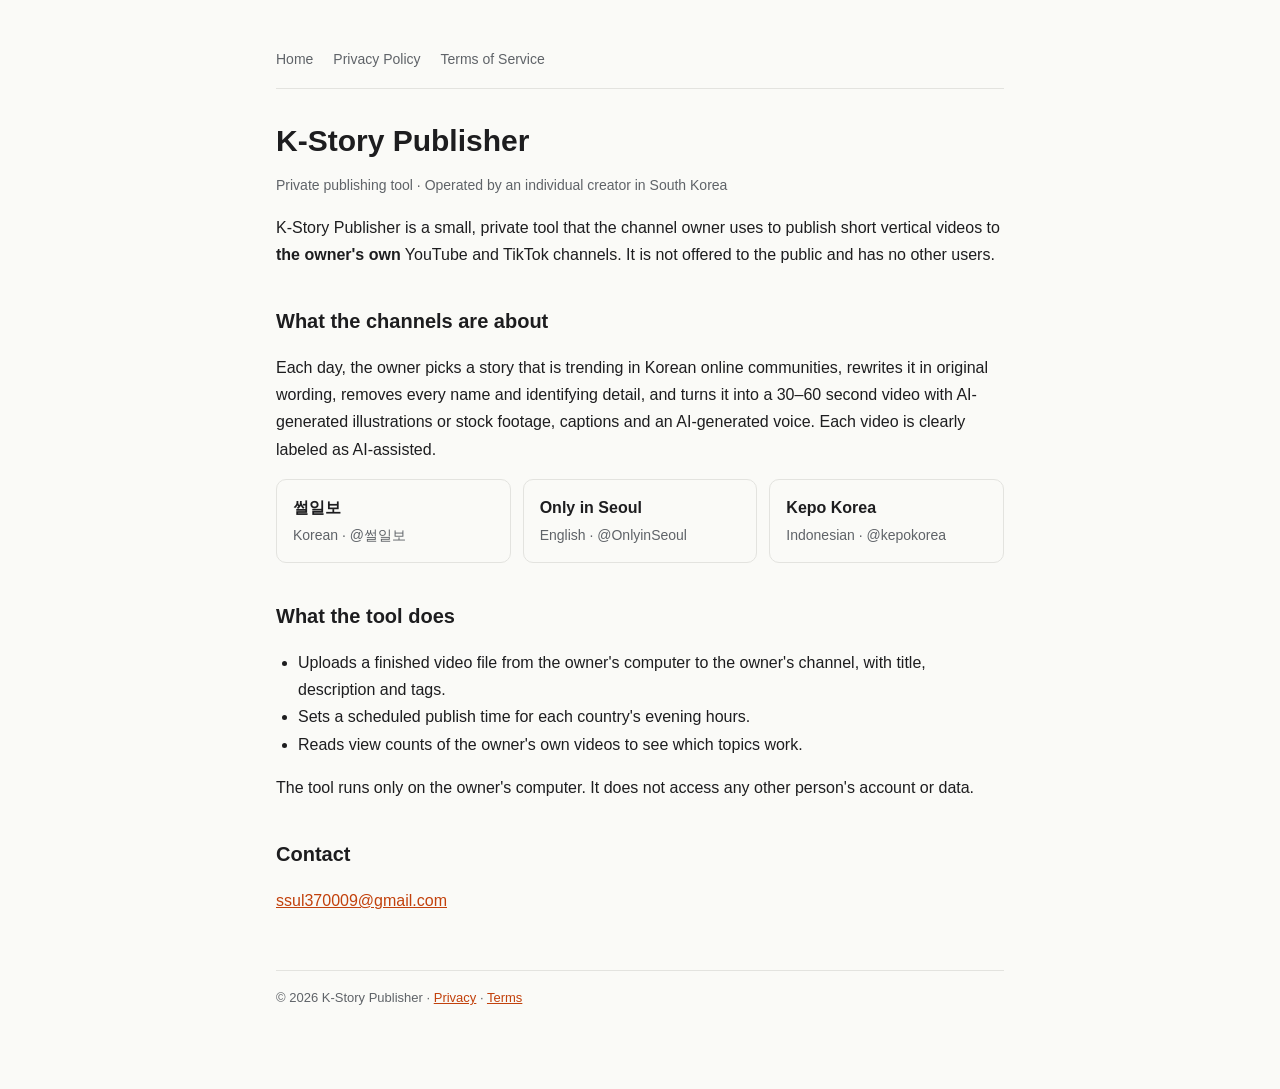
<file: index.html>
<!doctype html>
<html lang="en">
<head>
<meta charset="utf-8">
<meta name="viewport" content="width=device-width, initial-scale=1">
<title>K-Story Publisher</title>
<meta name="description" content="A private publishing tool for three short-form story channels about everyday life in Korea.">
<link rel="stylesheet" href="style.css">
</head>
<body>
<main>
<header><nav><a href="index.html">Home</a><a href="privacy.html">Privacy Policy</a><a href="terms.html">Terms of Service</a></nav></header>

<h1>K-Story Publisher</h1>
<p class="muted">Private publishing tool · Operated by an individual creator in South Korea</p>

<p>K-Story Publisher is a small, private tool that the channel owner uses to publish short vertical videos
to <strong>the owner's own</strong> YouTube and TikTok channels. It is not offered to the public and has no other users.</p>

<h2>What the channels are about</h2>
<p>Each day, the owner picks a story that is trending in Korean online communities, rewrites it in original wording,
removes every name and identifying detail, and turns it into a 30–60 second video with AI-generated illustrations
or stock footage, captions and an AI-generated voice. Each video is clearly labeled as AI-assisted.</p>
<div class="channels">
  <div><b>썰일보</b><span class="muted">Korean · @썰일보</span></div>
  <div><b>Only in Seoul</b><span class="muted">English · @OnlyinSeoul</span></div>
  <div><b>Kepo Korea</b><span class="muted">Indonesian · @kepokorea</span></div>
</div>

<h2>What the tool does</h2>
<ul>
  <li>Uploads a finished video file from the owner's computer to the owner's channel, with title, description and tags.</li>
  <li>Sets a scheduled publish time for each country's evening hours.</li>
  <li>Reads view counts of the owner's own videos to see which topics work.</li>
</ul>
<p>The tool runs only on the owner's computer. It does not access any other person's account or data.</p>

<h2>Contact</h2>
<p><a href="mailto:ssul370009@gmail.com">ssul370009@gmail.com</a></p>

<footer>© 2026 K-Story Publisher · <a href="privacy.html">Privacy</a> · <a href="terms.html">Terms</a></footer>
</main>
</body>
</html>
</file>
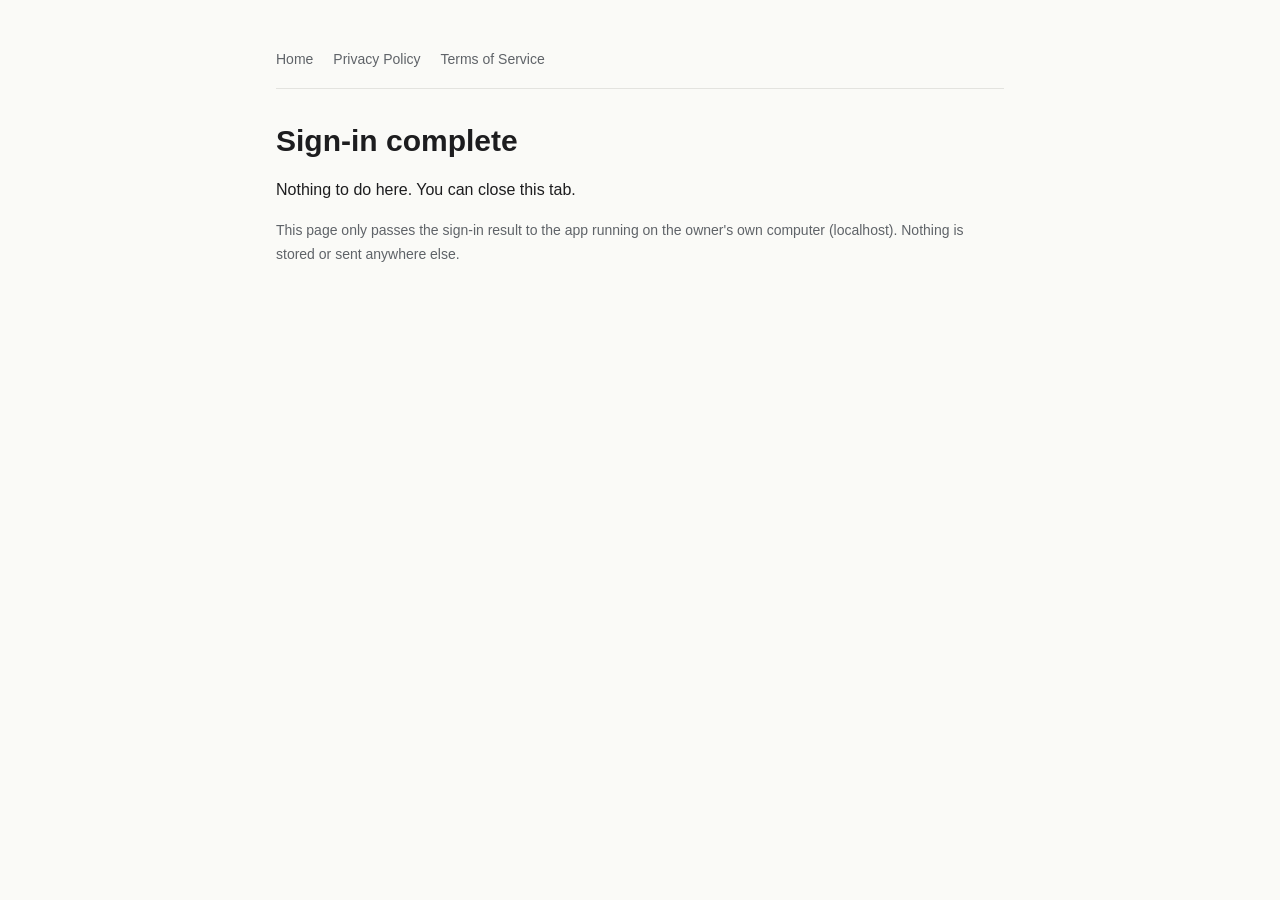
<file: callback.html>
<!doctype html>
<html lang="en">
<head>
<meta charset="utf-8">
<meta name="viewport" content="width=device-width, initial-scale=1">
<title>Sign-in Complete</title>
<meta name="description" content="OAuth redirect page for K-Story Publisher.">
<link rel="stylesheet" href="style.css">
</head>
<body>
<main>
<header><nav><a href="index.html">Home</a><a href="privacy.html">Privacy Policy</a><a href="terms.html">Terms of Service</a></nav></header>
<h1 id="h">Sign-in complete</h1>
<p id="msg">Returning to the K-Story Publisher app on this computer…</p>
<p class="muted">This page only passes the sign-in result to the app running on the owner's own computer
(localhost). Nothing is stored or sent anywhere else.</p>
<script>
  // TikTok 로그인 결과(code, state)를 노트북에서 실행 중인 업로드 스크립트(localhost:8765)로 넘긴다.
  (function () {
    var q = window.location.search;
    var p = new URLSearchParams(q);
    if (p.get("error")) {
      document.getElementById("h").textContent = "Sign-in was cancelled";
      document.getElementById("msg").textContent = "Error: " + p.get("error") + ". You can close this tab.";
      return;
    }
    if (p.get("code")) {
      window.location.replace("http://localhost:8765/callback" + q);
    } else {
      document.getElementById("msg").textContent = "Nothing to do here. You can close this tab.";
    }
  })();
</script>
</main>
</body>
</html>
</file>
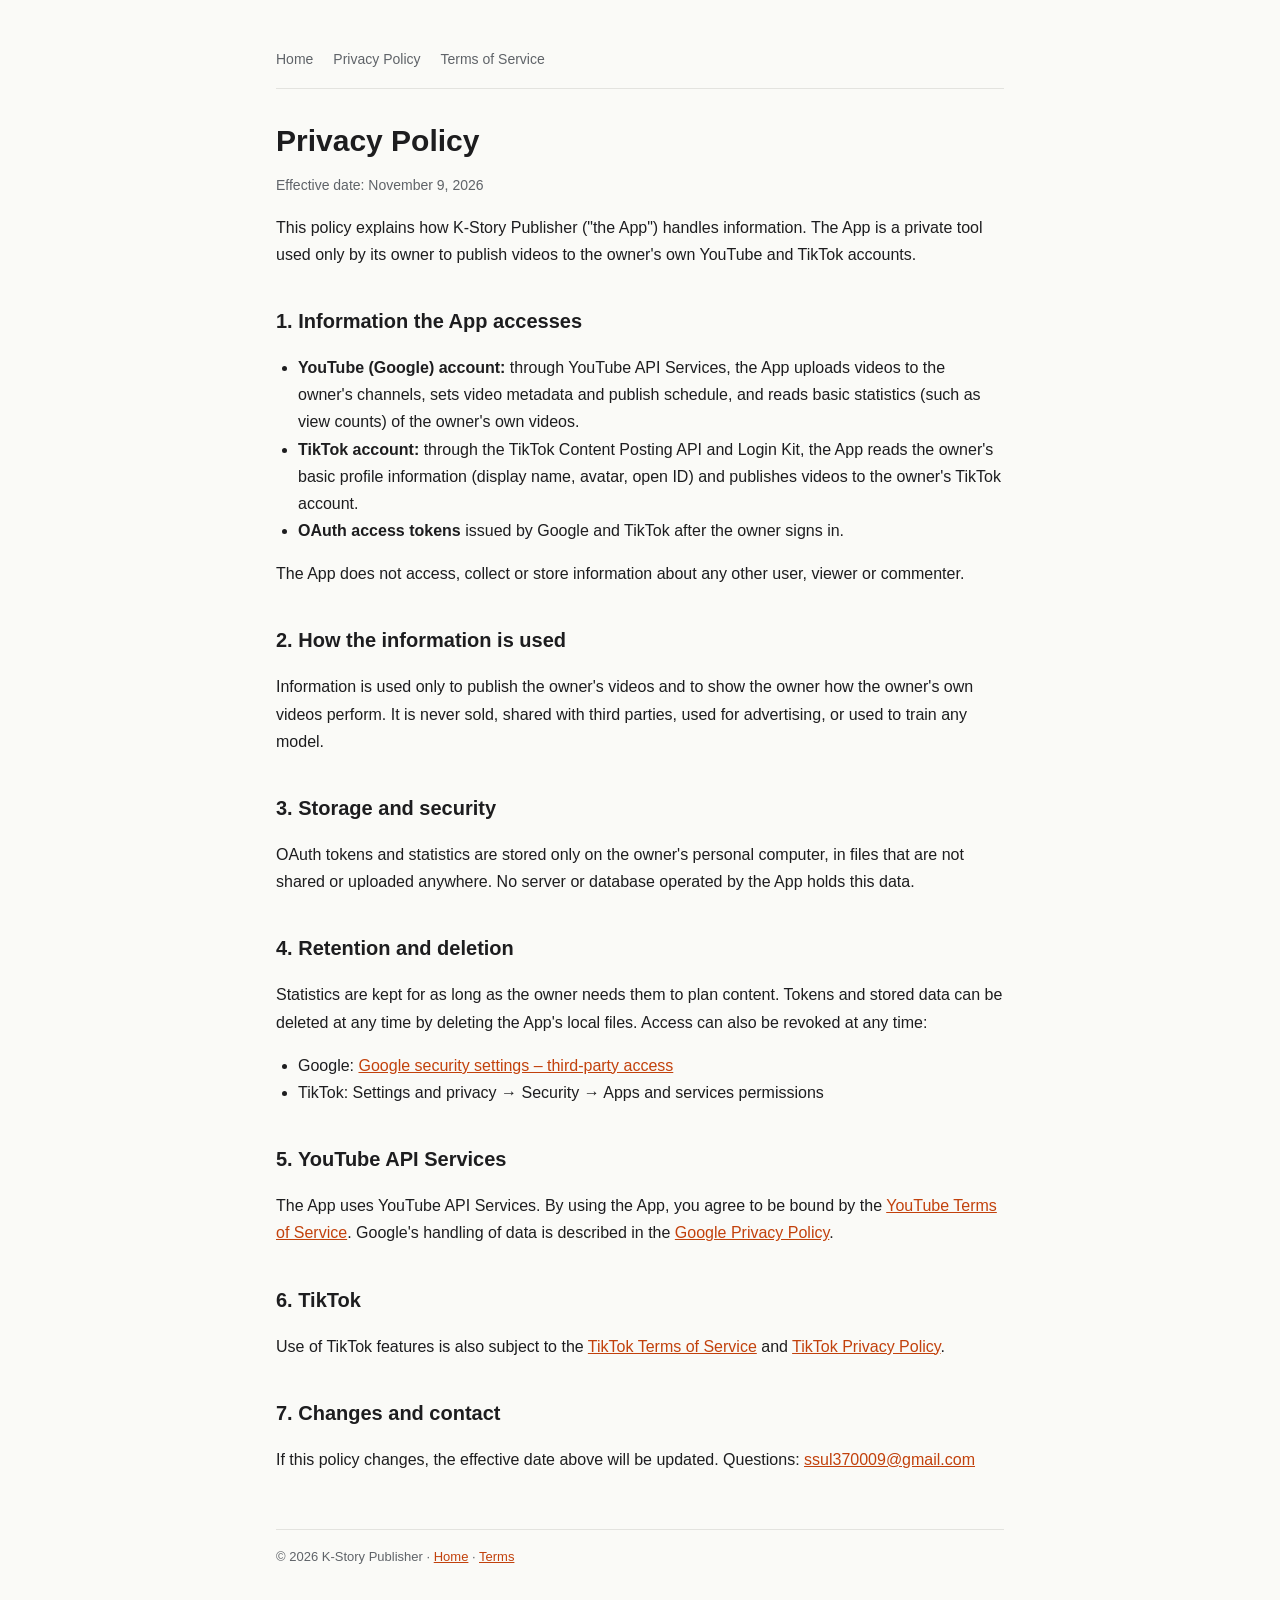
<file: privacy.html>
<!doctype html>
<html lang="en">
<head>
<meta charset="utf-8">
<meta name="viewport" content="width=device-width, initial-scale=1">
<title>Privacy Policy</title>
<meta name="description" content="Privacy Policy of K-Story Publisher.">
<link rel="stylesheet" href="style.css">
</head>
<body>
<main>
<header><nav><a href="index.html">Home</a><a href="privacy.html">Privacy Policy</a><a href="terms.html">Terms of Service</a></nav></header>

<h1>Privacy Policy</h1>
<p class="muted">Effective date: November 9, 2026</p>

<p>This policy explains how K-Story Publisher ("the App") handles information. The App is a private tool used only by
its owner to publish videos to the owner's own YouTube and TikTok accounts.</p>

<h2>1. Information the App accesses</h2>
<ul>
  <li><strong>YouTube (Google) account:</strong> through YouTube API Services, the App uploads videos to the owner's
    channels, sets video metadata and publish schedule, and reads basic statistics (such as view counts) of the owner's
    own videos.</li>
  <li><strong>TikTok account:</strong> through the TikTok Content Posting API and Login Kit, the App reads the owner's
    basic profile information (display name, avatar, open ID) and publishes videos to the owner's TikTok account.</li>
  <li><strong>OAuth access tokens</strong> issued by Google and TikTok after the owner signs in.</li>
</ul>
<p>The App does not access, collect or store information about any other user, viewer or commenter.</p>

<h2>2. How the information is used</h2>
<p>Information is used only to publish the owner's videos and to show the owner how the owner's own videos perform.
It is never sold, shared with third parties, used for advertising, or used to train any model.</p>

<h2>3. Storage and security</h2>
<p>OAuth tokens and statistics are stored only on the owner's personal computer, in files that are not shared or
uploaded anywhere. No server or database operated by the App holds this data.</p>

<h2>4. Retention and deletion</h2>
<p>Statistics are kept for as long as the owner needs them to plan content. Tokens and stored data can be deleted at any
time by deleting the App's local files. Access can also be revoked at any time:</p>
<ul>
  <li>Google: <a href="https://myaccount.google.com/permissions">Google security settings – third-party access</a></li>
  <li>TikTok: Settings and privacy → Security → Apps and services permissions</li>
</ul>

<h2>5. YouTube API Services</h2>
<p>The App uses YouTube API Services. By using the App, you agree to be bound by the
<a href="https://www.youtube.com/t/terms">YouTube Terms of Service</a>. Google's handling of data is described in the
<a href="https://policies.google.com/privacy">Google Privacy Policy</a>.</p>

<h2>6. TikTok</h2>
<p>Use of TikTok features is also subject to the <a href="https://www.tiktok.com/legal/terms-of-service">TikTok Terms of
Service</a> and <a href="https://www.tiktok.com/legal/privacy-policy">TikTok Privacy Policy</a>.</p>

<h2>7. Changes and contact</h2>
<p>If this policy changes, the effective date above will be updated. Questions: <a href="mailto:ssul370009@gmail.com">ssul370009@gmail.com</a></p>

<footer>© 2026 K-Story Publisher · <a href="index.html">Home</a> · <a href="terms.html">Terms</a></footer>
</main>
</body>
</html>
</file>
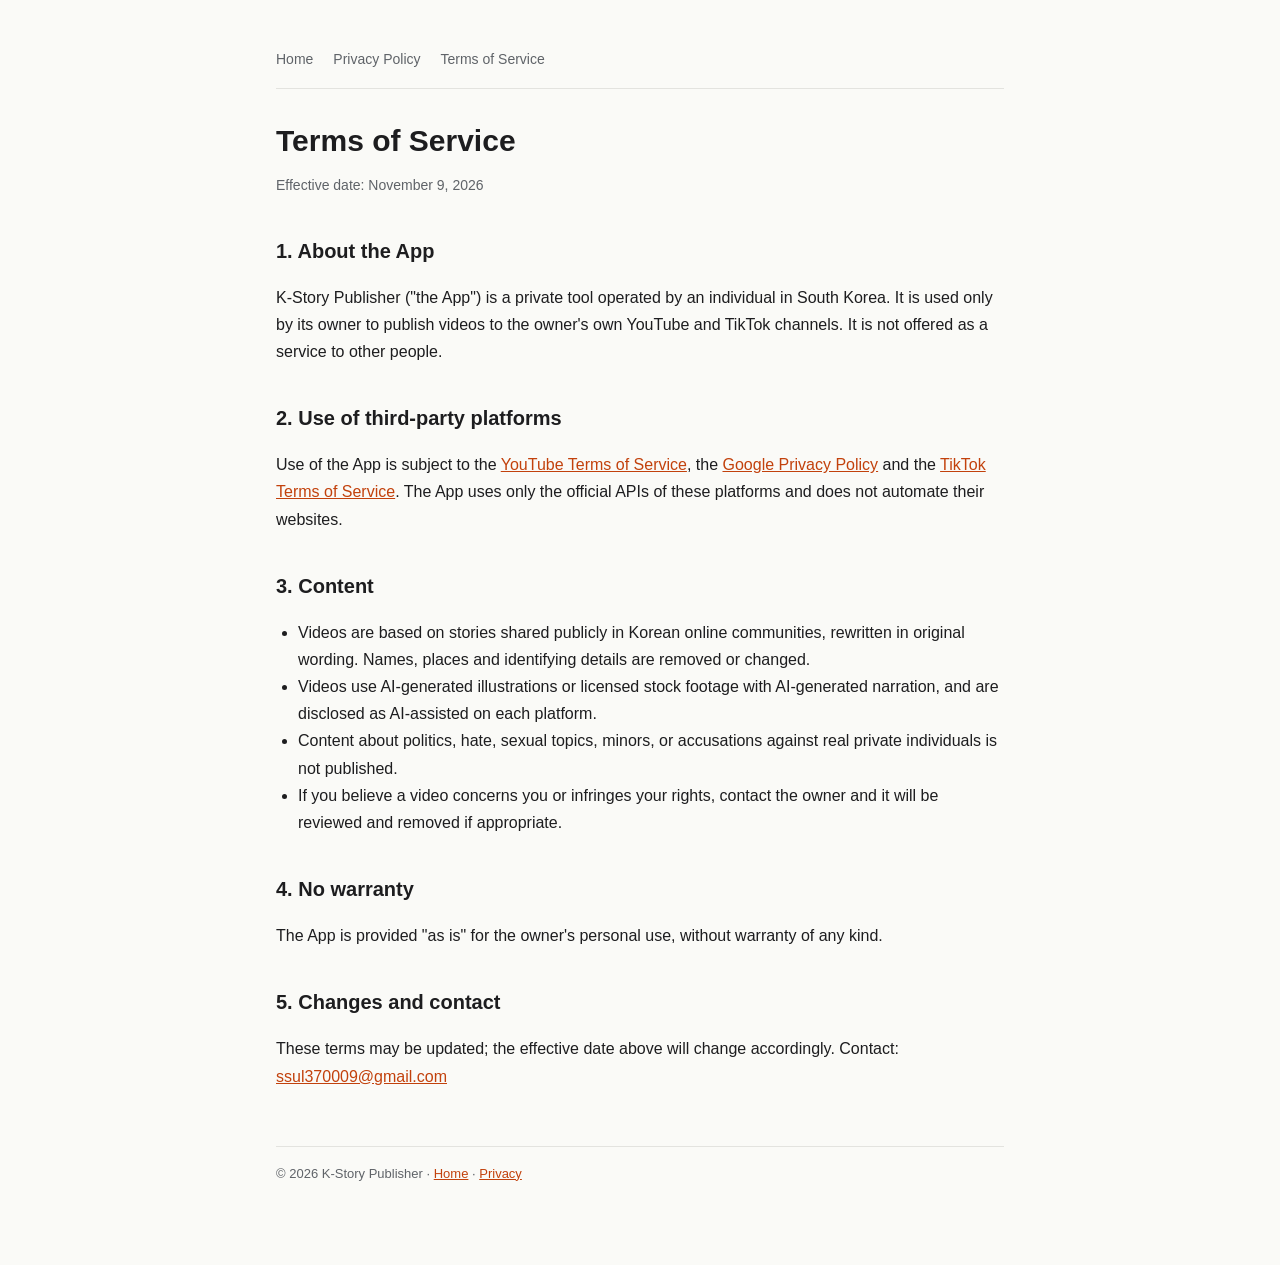
<file: terms.html>
<!doctype html>
<html lang="en">
<head>
<meta charset="utf-8">
<meta name="viewport" content="width=device-width, initial-scale=1">
<title>Terms of Service</title>
<meta name="description" content="Terms of Service of K-Story Publisher.">
<link rel="stylesheet" href="style.css">
</head>
<body>
<main>
<header><nav><a href="index.html">Home</a><a href="privacy.html">Privacy Policy</a><a href="terms.html">Terms of Service</a></nav></header>

<h1>Terms of Service</h1>
<p class="muted">Effective date: November 9, 2026</p>

<h2>1. About the App</h2>
<p>K-Story Publisher ("the App") is a private tool operated by an individual in South Korea. It is used only by its owner
to publish videos to the owner's own YouTube and TikTok channels. It is not offered as a service to other people.</p>

<h2>2. Use of third-party platforms</h2>
<p>Use of the App is subject to the <a href="https://www.youtube.com/t/terms">YouTube Terms of Service</a>,
the <a href="https://policies.google.com/privacy">Google Privacy Policy</a> and the
<a href="https://www.tiktok.com/legal/terms-of-service">TikTok Terms of Service</a>. The App uses only the official APIs
of these platforms and does not automate their websites.</p>

<h2>3. Content</h2>
<ul>
  <li>Videos are based on stories shared publicly in Korean online communities, rewritten in original wording.
    Names, places and identifying details are removed or changed.</li>
  <li>Videos use AI-generated illustrations or licensed stock footage with AI-generated narration, and are disclosed as AI-assisted on each platform.</li>
  <li>Content about politics, hate, sexual topics, minors, or accusations against real private individuals is not
    published.</li>
  <li>If you believe a video concerns you or infringes your rights, contact the owner and it will be reviewed and
    removed if appropriate.</li>
</ul>

<h2>4. No warranty</h2>
<p>The App is provided "as is" for the owner's personal use, without warranty of any kind.</p>

<h2>5. Changes and contact</h2>
<p>These terms may be updated; the effective date above will change accordingly. Contact: <a href="mailto:ssul370009@gmail.com">ssul370009@gmail.com</a></p>

<footer>© 2026 K-Story Publisher · <a href="index.html">Home</a> · <a href="privacy.html">Privacy</a></footer>
</main>
</body>
</html>
</file>
<file: style.css>
:root { --bg:#fafaf7; --fg:#1d1d1f; --muted:#5f6368; --line:#e3e3df; --accent:#c2410c; }
@media (prefers-color-scheme: dark) { :root { --bg:#151515; --fg:#ececec; --muted:#a0a0a0; --line:#2c2c2c; --accent:#fb923c; } }
* { box-sizing: border-box; }
body { margin:0; background:var(--bg); color:var(--fg); font:16px/1.7 -apple-system, "Segoe UI", "Malgun Gothic", sans-serif; }
main { max-width:760px; margin:0 auto; padding:48px 16px 80px; }
header nav { display:flex; gap:20px; flex-wrap:wrap; padding-bottom:16px; border-bottom:1px solid var(--line); margin-bottom:32px; }
header nav a { color:var(--muted); text-decoration:none; font-size:14px; }
header nav a:hover { color:var(--accent); }
h1 { font-size:30px; line-height:1.3; margin:0 0 8px; }
h2 { font-size:20px; margin:36px 0 8px; }
p, li { color:var(--fg); }
.muted { color:var(--muted); font-size:14px; }
a { color:var(--accent); }
ul { padding-left:22px; }
.channels { display:grid; grid-template-columns:repeat(auto-fit,minmax(200px,1fr)); gap:12px; margin:16px 0; }
.channels div { border:1px solid var(--line); border-radius:10px; padding:14px 16px; }
.channels b { display:block; }
footer { margin-top:56px; padding-top:16px; border-top:1px solid var(--line); color:var(--muted); font-size:13px; }
</file>
